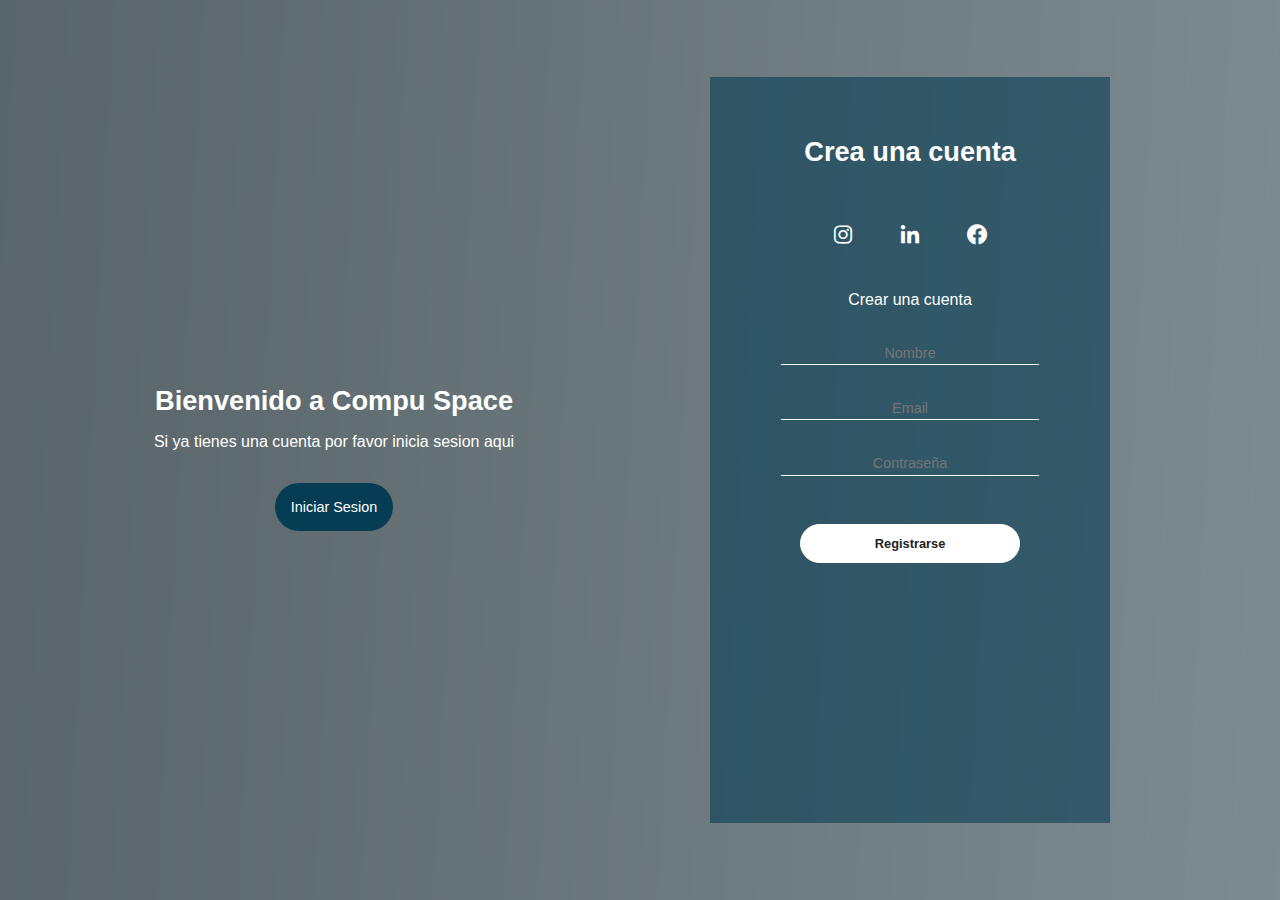
<file: navbar/Login/inde.html>
<!DOCTYPE html>
<html lang="en">

<head>
    <meta charset="UTF-8">
    <meta http-equiv="X-UA-Compatible" content="IE=edge">
    <meta name="viewport" content="width=device-width, initial-scale=1.0">
    <link rel="stylesheet" href="style.css">
    <link rel="preconnect" href="https://fonts.googleapis.com">
    <link rel="preconnect" href="https://fonts.gstatic.com" crossorigin>
    <link href="https://fonts.googleapis.com/css2?family=Roboto:wght@400;700&display=swap" rel="stylesheet">
    <link href='https://unpkg.com/boxicons@2.1.1/css/boxicons.min.css' rel='stylesheet'>
    <title>Bienvenido a mi Formulario</title>
</head>

<body>
    <div class="container-form sign-up">
        <div class="welcome-back">
            <div class="message">
                <h2>Bienvenido a Compu Space</h2>
                <p>Si ya tienes una cuenta por favor inicia sesion aqui</p>
                <button class="sign-up-btn">Iniciar Sesion</button>
            </div>
        </div>
        <form class="formulario">
            <h2 class="create-account">Crea una cuenta</h2>
            <div class="iconos">
                <div class="border-icon">
                    <i class='bx bxl-instagram'></i>
                </div>
                <div class="border-icon">
                    <i class='bx bxl-linkedin' ></i>
                </div>
                <div class="border-icon">
                    <i class='bx bxl-facebook-circle' ></i>
                </div>
            </div>
            <p class="cuenta-gratis">Crear una cuenta</p>
            <input type="text" placeholder="Nombre">
            <input type="email" placeholder="Email">
            <input type="password" placeholder="Contraseña">
            <input type="button" value="Registrarse">
        </form>
    </div>
    <div class="container-form sign-in">
        <form class="formulario">
            <h2 class="create-account">Iniciar Sesion</h2>
            <div class="iconos">
                <div class="border-icon">
                    <i class='bx bxl-instagram'></i>
                </div>
                <div class="border-icon">
                    <i class='bx bxl-linkedin' ></i>
                </div>
                <div class="border-icon">
                    <i class='bx bxl-facebook-circle' ></i>
                </div>
            </div>
            <p class="cuenta-gratis">¿Aun no tienes una cuenta?</p>
            <input type="email" placeholder="Email">
            <input type="password" placeholder="Contraseña">
            <input type="button" value="Iniciar Sesion">
        </form>
        <div class="welcome-back">
            <div class="message">
                <h2>Bienvenido de nuevo</h2>
                <p>Si no tienes una cuenta por favor registrese aqui</p>
                <button class="sign-in-btn">Registrarse</button>
            </div>
        </div>
    </div>
    <script src="script.js"></script>
</body>

</html>
</file>
<file: navbar/Login/style.css>
* {
    margin: 0;
    padding: 0;
    box-sizing: border-box;
    font-family: 'Nunito', sans-serif;
}

body {
    height: 100vh;
    display: flex;
    align-items: center;
    justify-content: center;
    background-image: url(Fondo.png);
    background-position: center;
    background-repeat: no-repeat;
    background-size: cover;
    color: white;
}

.container-form {
    width: 90%;
    height: 90vh;
    display: flex;
    justify-content: space-around;
    transition:  all .5s ease-out;
}

.welcome-back {
    display: flex;
    align-items: center;
    text-align: center;
}

.message {
    padding: 1rem;
}

.message h2 {
    font-size: 1.7rem;
    padding: 1rem 0;
}

.message button {
    padding: 1rem;
    font-weight: 400;
    background-color: #063d54;
    border-radius: 2rem;
    border: none;
    outline: none;
    cursor: pointer;
    font-size: .9rem;
    margin-top: 2rem;
    transition: all .3s ease-in;
    color: #fff;
}

.message button:hover {
    background-color: #03b0c1;
}

.formulario {
    width: 400px;
    padding: 1rem;
    margin: 2rem;
    background-color: rgb(6, 61, 84, 0.602);
    text-align: center;
}

.create-account {
    padding: 2.7rem 0;
    font-size: 1.7rem;
}

.iconos {
    width: 200px;
    display: flex;
    justify-content: space-around;
    margin: auto;
}

.border-icon {
    height: 20px;
    width: 20px;
    display: flex;
    align-items: center;
    justify-content: center;
    padding: 1.5rem;
    border: white;
    border-radius: 50%;
    font-size: 1.5rem;
    transition: all .3s ease-in;
}

.border-icon:hover {
    background-color: #03b0c1;
    cursor: pointer;
}

.cuenta-gratis {
    padding: 2rem 0;
}

.formulario input {
    width: 70%;
    display: block;
    margin: auto;
    margin-bottom: 2rem;
    background-color: transparent;
    border: none;
    border-bottom: white thin solid;
    text-align: center;
    outline: none;
    padding: .2rem 0;
    font-size: .9rem;
    color: white;
}

.formulario input[type="button"] {
    width: 60%;
    margin: auto;
    border: solid thin white;
    padding: .7rem;
    border-radius: 2rem;
    background-color: white;
    font-weight: 600;
    margin-top: 3rem;
    font-size: .8rem;
    cursor: pointer;
    color: #222;
}

.sign-in {
    position: absolute;
    opacity: 0;
    visibility: hidden;
}

.sign-in.active {
    opacity: 1;
    visibility: visible;
}

.sign-up.active {
    opacity: 0;
    visibility: hidden;
}
</file>
